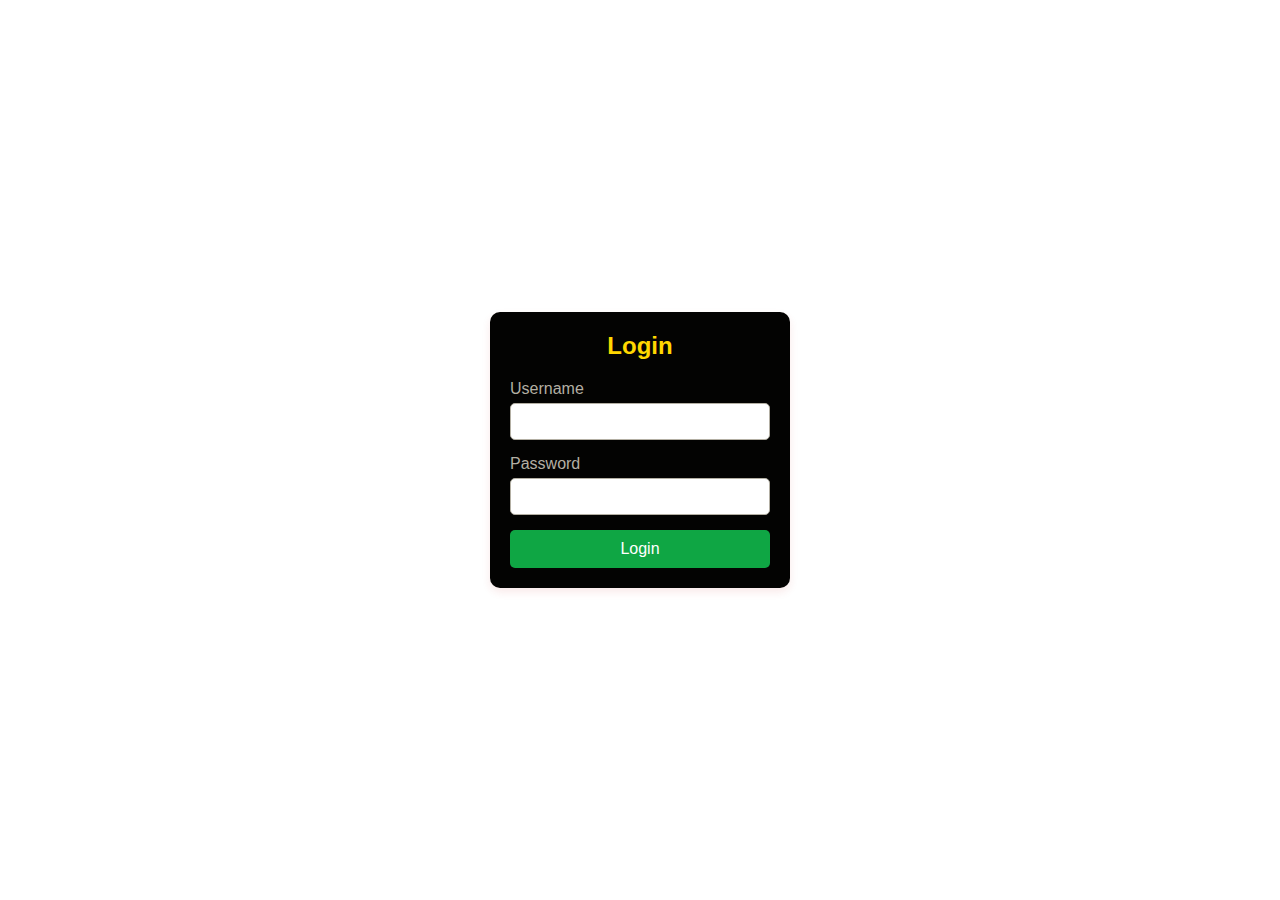
<file: login.html>
<!DOCTYPE html>
<html lang="en">
<head>
    <meta charset="UTF-8">
    <meta name="viewport" content="width=device-width, initial-scale=1.0">
    <title>Login Page</title>
    <link rel="stylesheet" href="login.css">
</head>
<body>
    <div class="login-container">
        <h2>Login</h2>
        <form action="./index.html">
            <div class="input-group">
                <label for="username">Username</label>
                <input type="text" id="username" name="username" required>
            </div>
            <div class="input-group">
                <label for="password">Password</label>
                <input type="password" id="password" name="password" required>
            </div>
            <button type="submit" class="btn">Login</button>
        </form>
    </div>
</body>
</html>
</file>
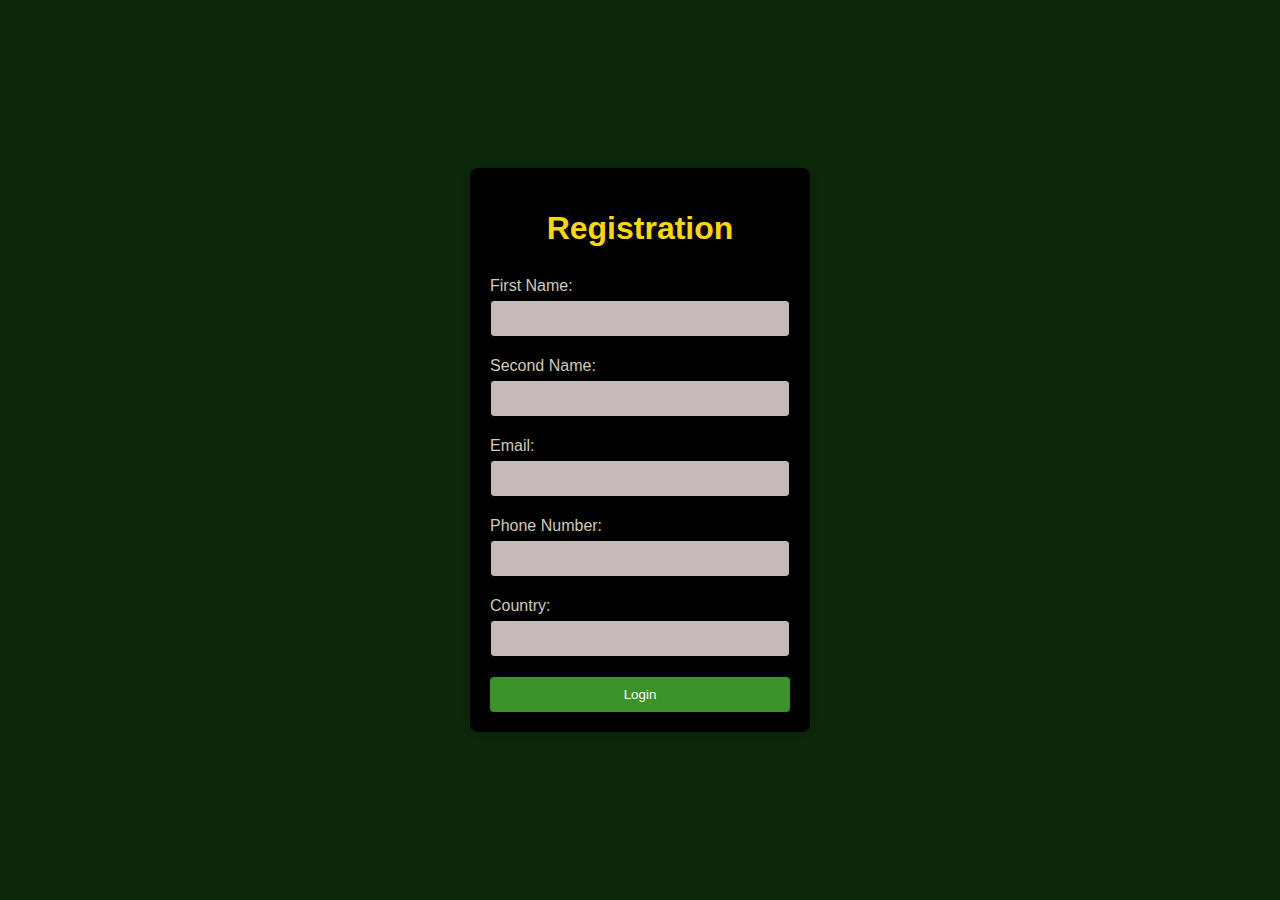
<file: reg.html>
<!DOCTYPE html>
<html lang="en">
<head>
    <meta charset="UTF-8">
    <meta name="viewport" content="width=device-width, initial-scale=1.0">
    <title>Rolex Login</title>
    <link rel="stylesheet" href="reg.css">
</head>
<body>
    <div class="container">
        <h1>Registration</h1>
        <form action="#" method="post">
            <label for="firstname">First Name:</label>
            <input type="text" id="firstname" name="firstname" required>
            
            <label for="secondname">Second Name:</label>
            <input type="text" id="secondname" name="secondname" required>
            
            <label for="email">Email:</label>
            <input type="email" id="email" name="email" required>
            
            <label for="phone">Phone Number:</label>
            <input type="phone" pattern="[1-9]{}" required>
            
            <label for="country">Country:</label>
            <input type="text" id="country" name="country" required>
            
            <button type="submit">Login</button>
        </form>
    </div>
</body>
</html>
</file>
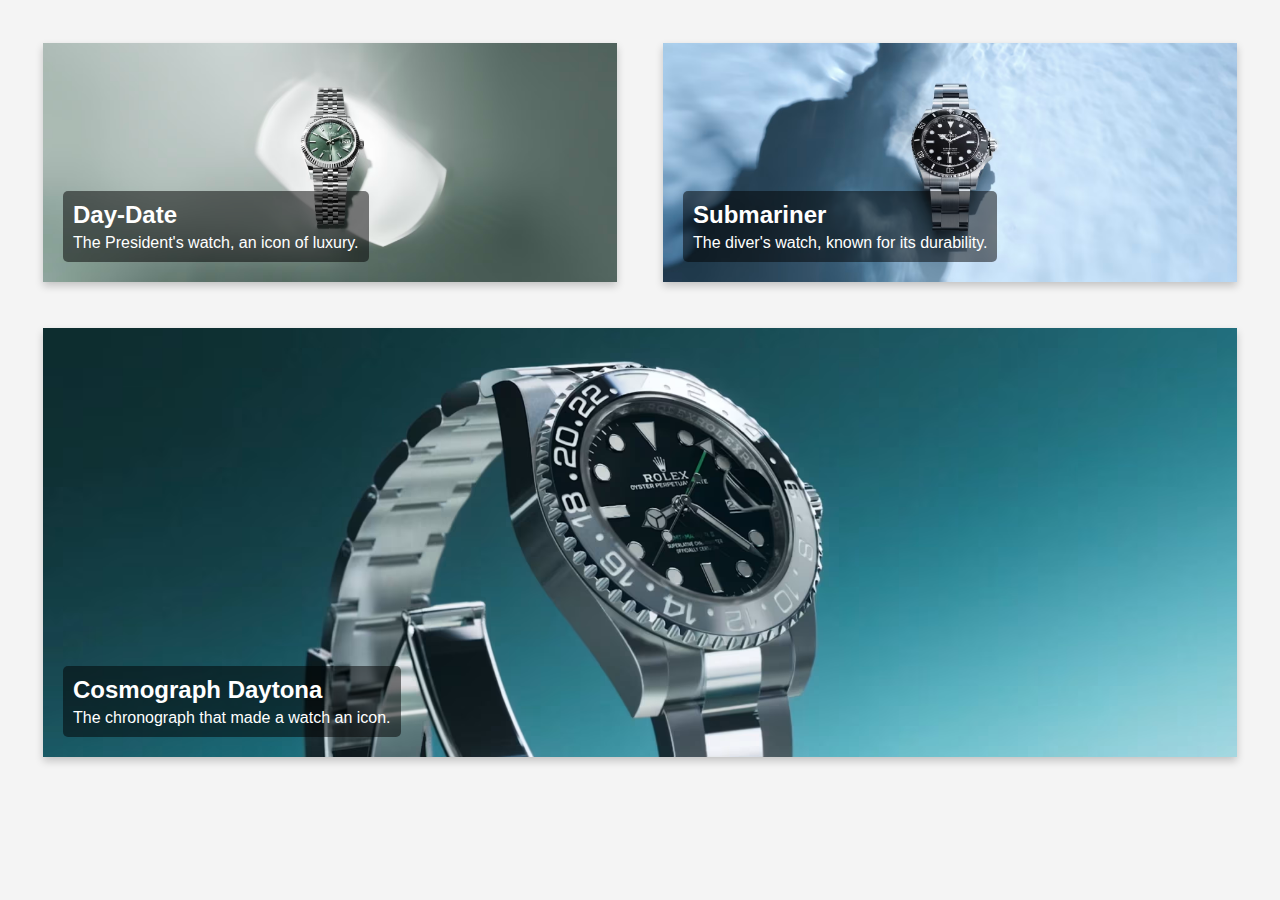
<file: watches.html>
<!DOCTYPE html>
<html lang="en">
<head>
    <meta charset="UTF-8">
    <meta name="viewport" content="width=device-width, initial-scale=1.0">
    <title>Rolex Watch Collection</title>
    <link rel="stylesheet" href="watches.css">
</head>
<body>
    <div class="container">
        <div class="image-box">
            <img src="./img/collection-rolex-watches-datejust-m126234-0051-10161_rsa_datejust_31_m278274_0018_carrousel_24.avif" alt="Day-Date Watch">
            <div class="overlay-text">
                <h2>Day-Date</h2>
                <p>The President's watch, an icon of luxury.</p>
            </div>
        </div>
        <div class="image-box">
            <img src="./img/collection-rolex-watches-submariner-m124060-0001-10156_rsa_submariner_41_m124060_0001_carrousel_24.avif" alt="Submariner Watch">
            <div class="overlay-text">
                <h2>Submariner</h2>
                <p>The diver's watch, known for its durability.</p>
            </div>
        </div>
        <div class="image-box">
            <img src="./img/rolex-watches-collection-hub-cover-autoplay-posterframe.avif" alt="Cosmograph Daytona">
            <div class="overlay-text">
                <h2>Cosmograph Daytona</h2>
                <p>The chronograph that made a watch an icon.</p>
            </div>
        </div>
    </div>
</body>
</html>
</file>
<file: login.css>
* {
    margin: 0;
    padding: 0;
    box-sizing: border-box;
}

body {
    font-family: Arial, sans-serif;
    background:url('videos/homepage-golf-the-masters-winad-hideki-matsuyama.webm') no-repeat center center/cover;
    display: flex;
    justify-content: center;
    align-items: center;
    height: 100vh;
}

.login-container {
    background-color: rgb(3, 3, 2);
    padding: 20px;
    border-radius: 10px;
    box-shadow: 0 4px 8px rgba(192, 36, 36, 0.1);
    width: 300px;
}

h2 {
    text-align: center;
    margin-bottom: 20px;
    color: gold;
}

.input-group {
    margin-bottom: 15px;
    color:rgb(179, 175, 163);
}

.input-group label {
    display: block;
    margin-bottom: 5px;
}

.input-group input {
    width: 100%;
    padding: 10px;
    border: 1px solid rgb(179, 175, 163);;
    border-radius: 5px;
}

.btn {
    width: 100%;
    padding: 10px;
    background-color: #0fa644;
    color: white;
    border: none;
    border-radius: 5px;
    cursor: pointer;
    font-size: 16px;
}

.btn:hover {
    background-color: #45a049;
}
</file>
<file: reg.css>
body {
    background-color: rgb(11, 40, 11);
    font-family: Arial, sans-serif;
    display: flex;
    justify-content: center;
    align-items: center;
    height: 100vh;
    margin: 0;
}

.container {
    background-color: #000000;
    padding: 20px;
    border-radius: 8px;
    box-shadow: 0 0 10px rgba(0, 0, 0, 0.1);
    text-align: center;
    width: 300px;
}

h1 {
    margin-bottom: 20px;
    color:gold;
}

form {
    display: flex;
    flex-direction: column;
}

label {
    margin: 10px 0 5px;
    color:rgb(210, 203, 185);
    text-align: left;
}

input {
    padding: 10px;
    margin-bottom: 10px;
    border: 1px solid #010101;
    border-radius: 4px;
    text-align: center;
    color: black;
    background-color: #c5baba;
}

button {
    padding: 10px;
    background-color: rgb(58, 146, 40);
    color: white;
    border: none;
    border-radius: 4px;
    cursor: pointer;
    margin-top: 10px;
}

button:hover {
    background-color: #333;
}
</file>
<file: watches.css>
/* Resetting default styles */
* {
    margin: 0;
    padding: 0;
    box-sizing: border-box;
}

body {
    margin: 0;
    font-family: Arial, sans-serif;
    background-color: #f4f4f4;
}

.container {
    display: flex;
    flex-wrap: wrap;
    justify-content: center;
    align-items: center;
    padding: 20px;
}

.image-box {
    position: relative; 
    flex: 1 1 45%; 
    margin: 23px; 
    max-width: 3600px; 
    box-shadow: 0 4px 8px rgba(0, 0, 0, 0.2);
}

.image-box img {
    width: 100%; 
    height: auto; 
    display: block;
}

.overlay-text {
    position: absolute;
    bottom: 20px;
    left: 20px;
    color: white;
    background-color: rgba(0, 0, 0, 0.5);
    padding: 10px;
    border-radius: 5px;
}

.overlay-text h2 {
    font-size: 24px; 
    margin-bottom: 5px;
}

.overlay-text p {
    font-size: 16px; 
    margin: 0;
}

@media (max-width: 768px) {
    .image-box {
        flex: 1 1 100%;
        max-width: 100%;
    }

    .overlay-text {
        bottom: 10px;
        left: 10px;
        padding: 5px;
    }

    .overlay-text h2 {
        font-size: 20px;
    }

    .overlay-text p {
        font-size: 14px;
    }
}
</file>
